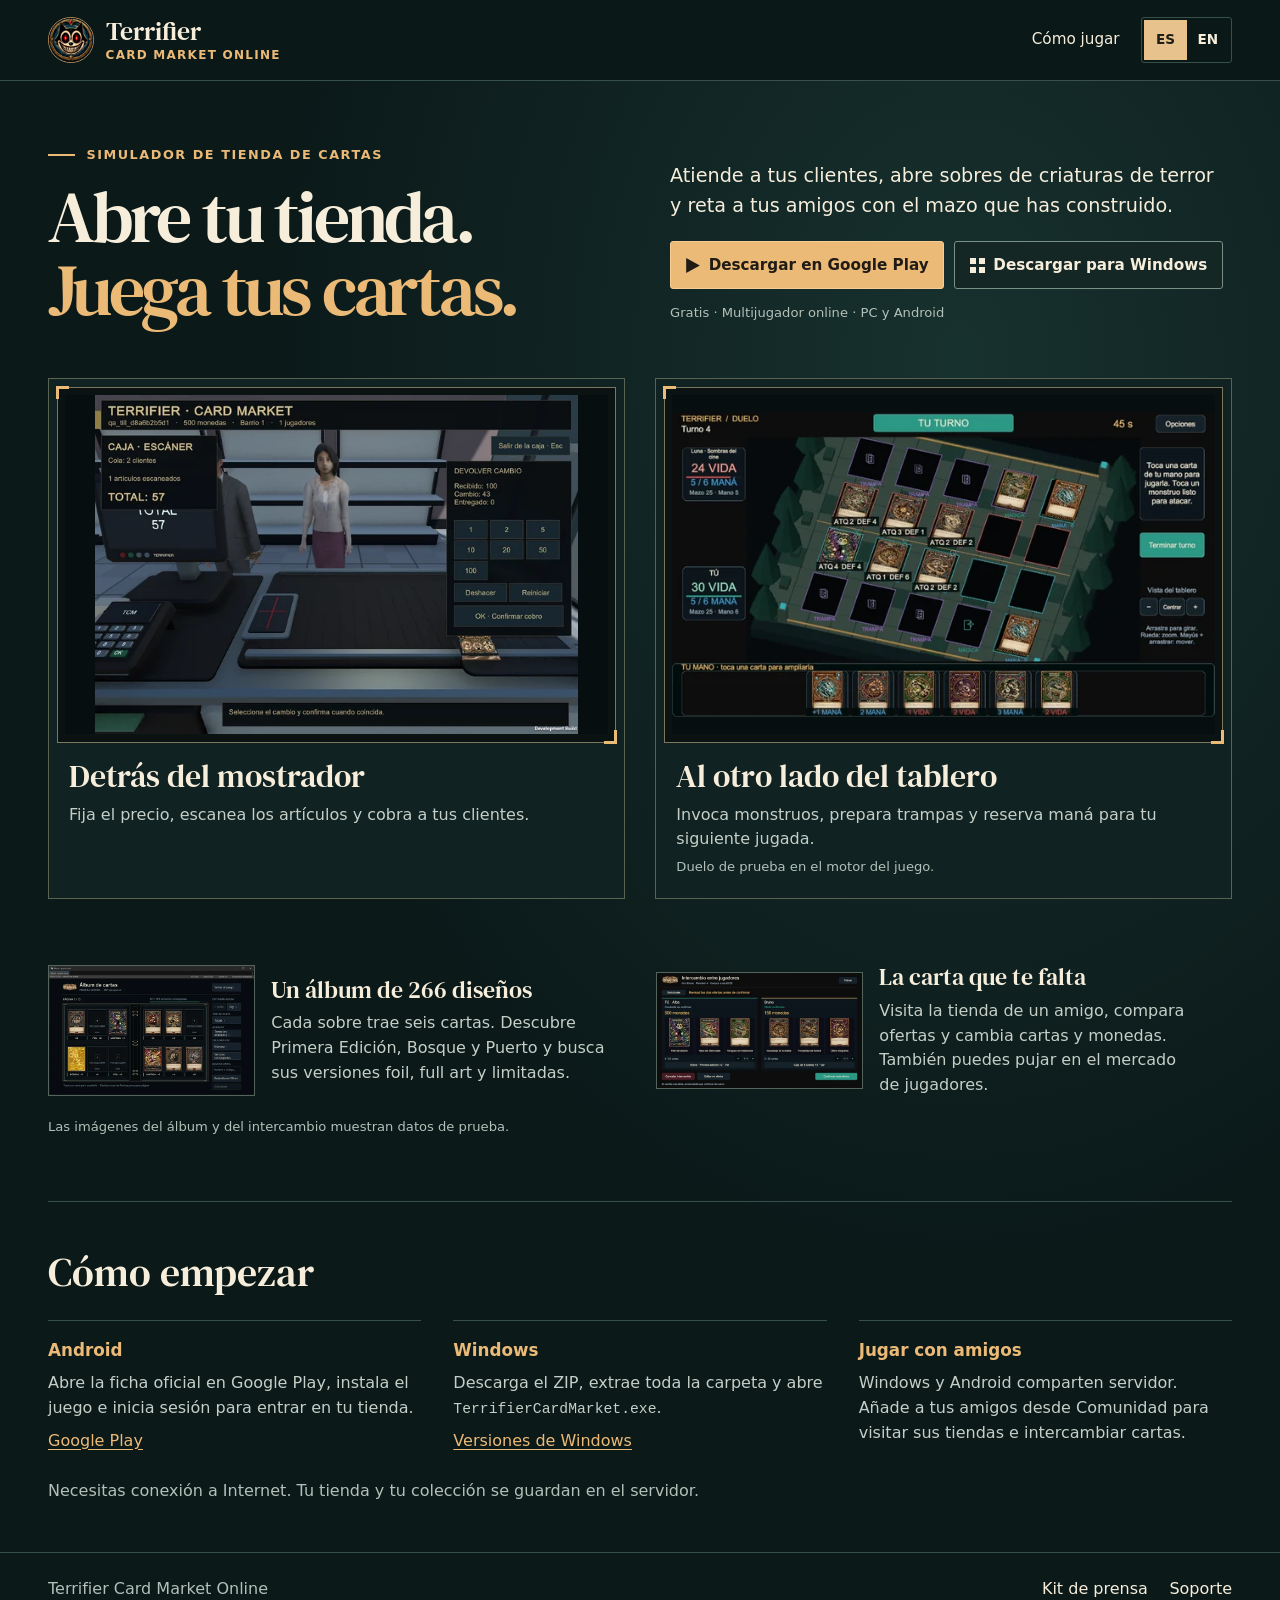
<file: index.html>
<!doctype html>
<html lang="es">
<head>
  <meta charset="utf-8">
  <meta name="google-site-verification" content="1pQ1tf3cRwKlX4bbcEudeVugow4hw8GK8JILyIS10Pk">
  <meta name="viewport" content="width=device-width, initial-scale=1">
  <title>Terrifier Card Market Online</title>
  <link rel="canonical" href="https://gorak182.github.io/terrifier-card-market-downloads/es/">
  <meta http-equiv="refresh" content="0; url=es/">
</head>
<body><p>Terrifier Card Market Online · <a href="es/" lang="es">Español</a> · <a href="en/" lang="en">English</a></p></body>
</html>
</file>
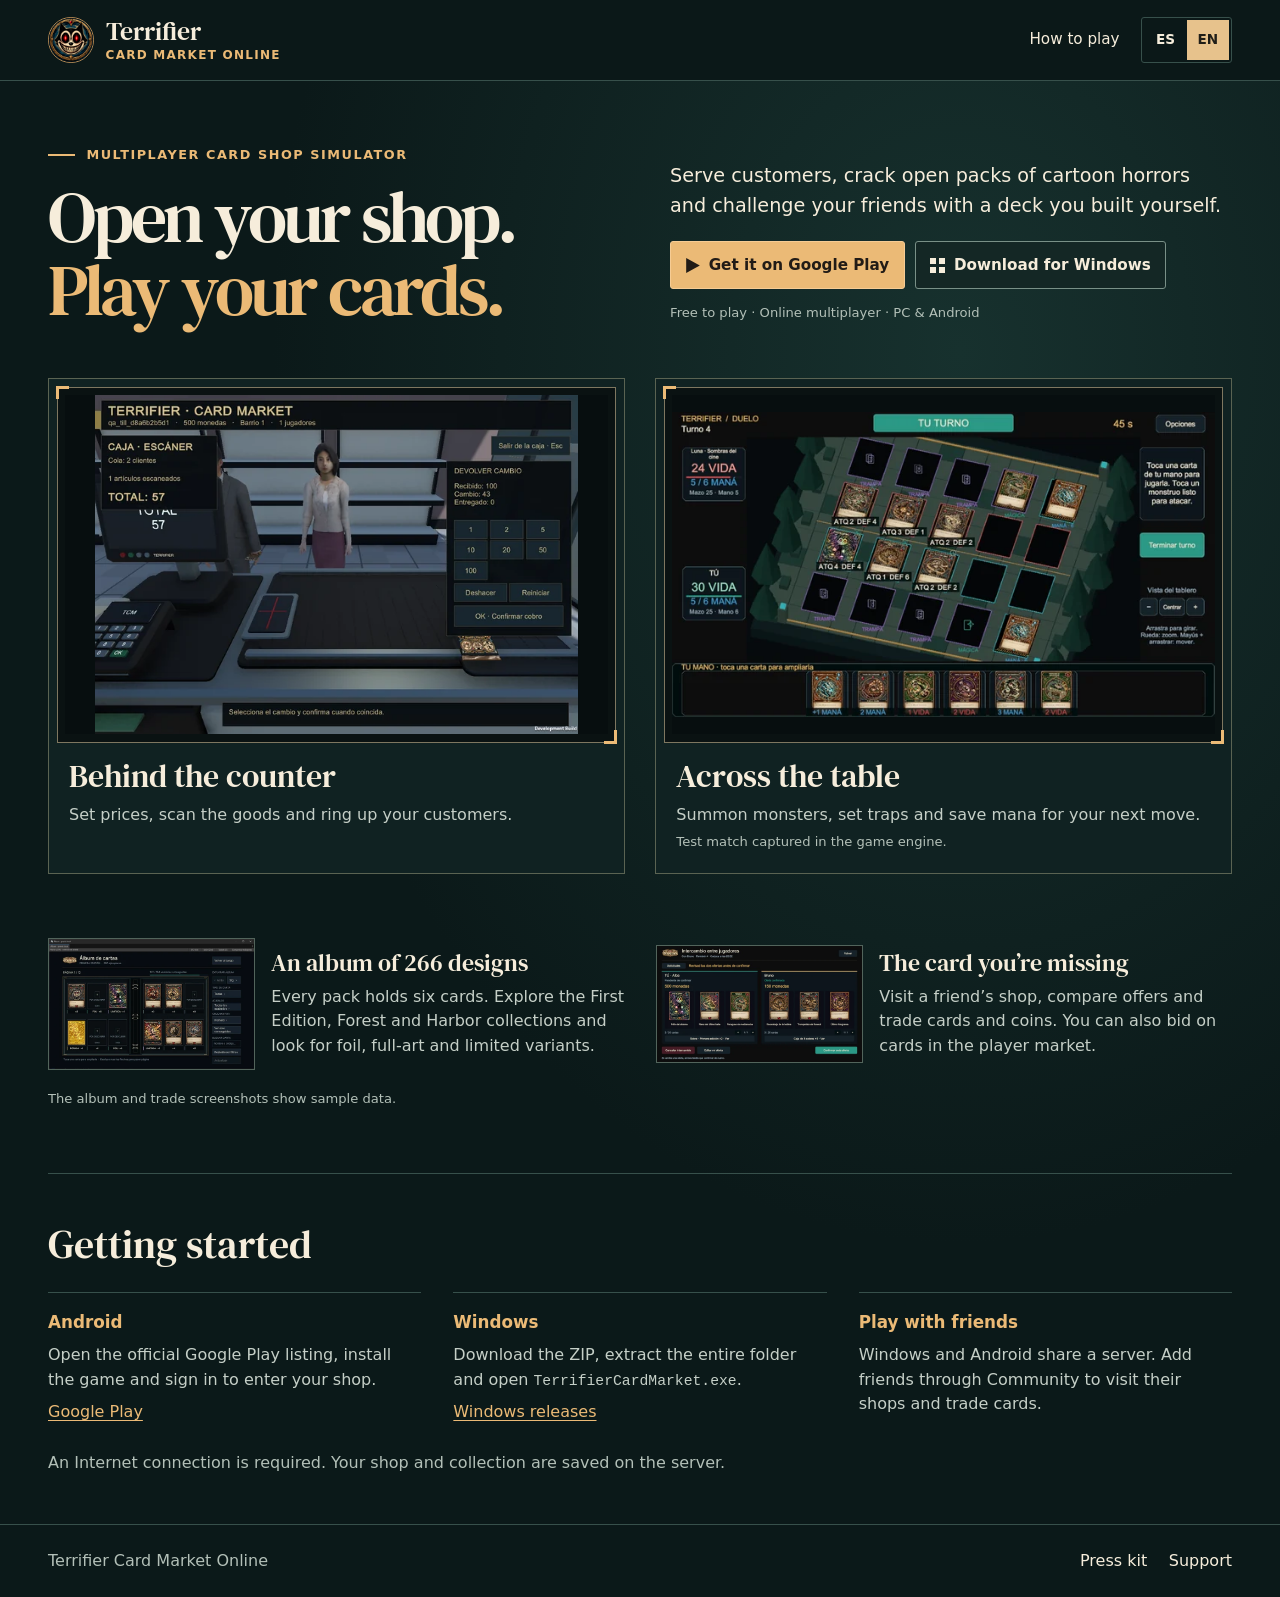
<file: en/index.html>
<!doctype html>
<html lang="en">
<head>
  <meta charset="utf-8">
  <meta name="viewport" content="width=device-width, initial-scale=1">
  <meta name="theme-color" content="#0b1919">
  <title>Terrifier Card Market Online | Card Shop Simulator</title>
  <meta name="description" content="Run a horror card shop, open booster packs and duel your friends. Download Terrifier Card Market Online for free on Windows and Android.">
  <link rel="canonical" href="https://gorak182.github.io/terrifier-card-market-downloads/en/">
  <link rel="alternate" hreflang="es" href="https://gorak182.github.io/terrifier-card-market-downloads/es/">
  <link rel="alternate" hreflang="en" href="https://gorak182.github.io/terrifier-card-market-downloads/en/">
  <link rel="alternate" hreflang="x-default" href="https://gorak182.github.io/terrifier-card-market-downloads/es/">
  <meta property="og:type" content="website">
  <meta property="og:site_name" content="Terrifier Card Market Online">
  <meta property="og:locale" content="en_US">
  <meta property="og:title" content="Terrifier Card Market Online | Card Shop Simulator">
  <meta property="og:description" content="Run a horror card shop, open booster packs and duel your friends. Download Terrifier Card Market Online for free on Windows and Android.">
  <meta property="og:url" content="https://gorak182.github.io/terrifier-card-market-downloads/en/">
  <meta property="og:image" content="https://gorak182.github.io/terrifier-card-market-downloads/media/tienda.png">
  <meta property="og:image:alt" content="A customer waits for her change at the card shop cash register">
  <meta name="twitter:card" content="summary_large_image">
  <link rel="icon" href="../assets/emblem.png" type="image/png">
  <link rel="preload" as="font" type="font/woff2" href="../assets/dm-serif-text-latin.woff2" crossorigin>
  <link rel="stylesheet" href="../assets/site.css">
  <script type="application/ld+json">{"@context":"https://schema.org","@type":"VideoGame","name":"Terrifier Card Market Online","url":"https://gorak182.github.io/terrifier-card-market-downloads/en/","description":"Run a horror card shop, open booster packs and duel your friends. Download Terrifier Card Market Online for free on Windows and Android.","operatingSystem":["Windows","Android"],"gamePlatform":["PC","Android"],"inLanguage":["es","en"],"playMode":"https://schema.org/MultiPlayer","image":["https://gorak182.github.io/terrifier-card-market-downloads/media/tienda.png","https://gorak182.github.io/terrifier-card-market-downloads/media/duelo.png"],"sameAs":["https://play.google.com/store/apps/details?id=com.noxgamestudio.terrifiercardmarket","https://github.com/gorak182/terrifier-card-market-downloads"],"isAccessibleForFree":true}</script>
</head>
<body>
  <a class="skip" href="#main">Skip to content</a>
  <header class="mast">
    <div class="wrap top">
      <a class="brand" href="./" aria-label="Terrifier Card Market Online">
        <img src="../assets/emblem.png" alt="" width="48" height="48">
        <span>Terrifier<small>Card Market Online</small></span>
      </a>
      <nav aria-label="Main navigation"><a class="guide-link" href="#start">How to play</a>
        <span class="langs" role="group" aria-label="Language">
          <a lang="es" hreflang="es" href="../es/" aria-label="Español">ES</a>
          <a lang="en" hreflang="en" href="../en/" aria-label="English" aria-current="page">EN</a>
        </span>
      </nav>
    </div>
  </header>
  <main id="main" class="wrap">
    <section class="intro" aria-labelledby="title">
      <div><p class="genre">Multiplayer card shop simulator</p>
        <h1 id="title">Open your shop.<br><em>Play your cards.</em></h1>
      </div>
      <div class="pitch"><p>Serve customers, crack open packs of cartoon horrors and challenge your friends with a deck you built yourself.</p>
        <div class="actions">
          <a class="button gold" href="https://play.google.com/store/apps/details?id=com.noxgamestudio.terrifiercardmarket"><i class="play-icon" aria-hidden="true"></i>Get it on Google Play</a>
          <a class="button dark" href="https://github.com/gorak182/terrifier-card-market-downloads/releases/latest/download/TerrifierCardMarket-Windows.zip"><i class="windows-icon" aria-hidden="true"></i>Download for Windows</a>
        </div>
        <small>Free to play · Online multiplayer · PC &amp; Android</small>
      </div>
    </section>
    <section class="scenes" aria-label="Gameplay screenshots">
        <figure class="scene">
          <a class="screen" href="../media/tienda.png" aria-label="View full screenshot · Behind the counter">
            <img src="../assets/tienda-1280.webp" srcset="../assets/tienda-640.webp 640w, ../assets/tienda-1280.webp 1280w" sizes="(min-width: 1184px) 560px, (min-width: 720px) 47vw, 94vw" width="1280" height="900" alt="A customer waits for her change at the card shop cash register" fetchpriority="high">
          </a>
          <figcaption><h2>Behind the counter</h2><p>Set prices, scan the goods and ring up your customers.</p></figcaption>
        </figure>
        <figure class="scene">
          <a class="screen" href="../media/duelo.png" aria-label="View full screenshot · Across the table">
            <img src="../assets/duelo-1280.webp" srcset="../assets/duelo-640.webp 640w, ../assets/duelo-1280.webp 1280w" sizes="(min-width: 1184px) 560px, (min-width: 720px) 47vw, 94vw" width="1600" height="900" alt="A test duel showing creatures on the board and playable cards in hand">
          </a>
          <figcaption><h2>Across the table</h2><p>Summon monsters, set traps and save mana for your next move.</p><small>Test match captured in the game engine.</small></figcaption>
        </figure>
    </section>
    <section class="extras" aria-label="Collecting and trading">
      <div class="stories">
        <article><a href="../media/album.jpg" aria-label="View full screenshot · An album of 266 designs"><img width="640" height="403" loading="lazy" src="../assets/album-640.webp" alt="Open album with discovered cards and empty pockets in a sample collection"></a><div><h2>An album of 266 designs</h2><p>Every pack holds six cards. Explore the First Edition, Forest and Harbor collections and look for foil, full-art and limited variants.</p></div></article>
        <article><a href="../media/intercambio.png" aria-label="View full screenshot · The card you’re missing"><img width="640" height="360" loading="lazy" src="../assets/intercambio-640.webp" alt="Two in-game trade trays showing sample card and coin offers"></a><div><h2>The card you’re missing</h2><p>Visit a friend’s shop, compare offers and trade cards and coins. You can also bid on cards in the player market.</p></div></article>
      </div><small>The album and trade screenshots show sample data.</small>
    </section>
    <section id="start" class="start">
      <h2>Getting started</h2><div class="steps">
        <div><h3>Android</h3><p>Open the official Google Play listing, install the game and sign in to enter your shop.</p><a href="https://play.google.com/store/apps/details?id=com.noxgamestudio.terrifiercardmarket">Google Play</a></div>
        <div><h3>Windows</h3><p>Download the ZIP, extract the entire folder and open <code>TerrifierCardMarket.exe</code>.</p><a href="https://github.com/gorak182/terrifier-card-market-downloads/releases/latest">Windows releases</a></div>
        <div><h3>Play with friends</h3><p>Windows and Android share a server. Add friends through Community to visit their shops and trade cards.</p></div>
      </div><p class="req">An Internet connection is required. Your shop and collection are saved on the server.</p>
    </section>
  </main>
  <footer><div class="wrap"><strong>Terrifier Card Market Online</strong>
    <nav aria-label="Resources"><a href="https://github.com/gorak182/terrifier-card-market-downloads/blob/main/PRESS-KIT.md">Press kit</a><a href="https://github.com/gorak182/terrifier-card-market-downloads/issues">Support</a></nav>
  </div></footer>
</body>
</html>
</file>
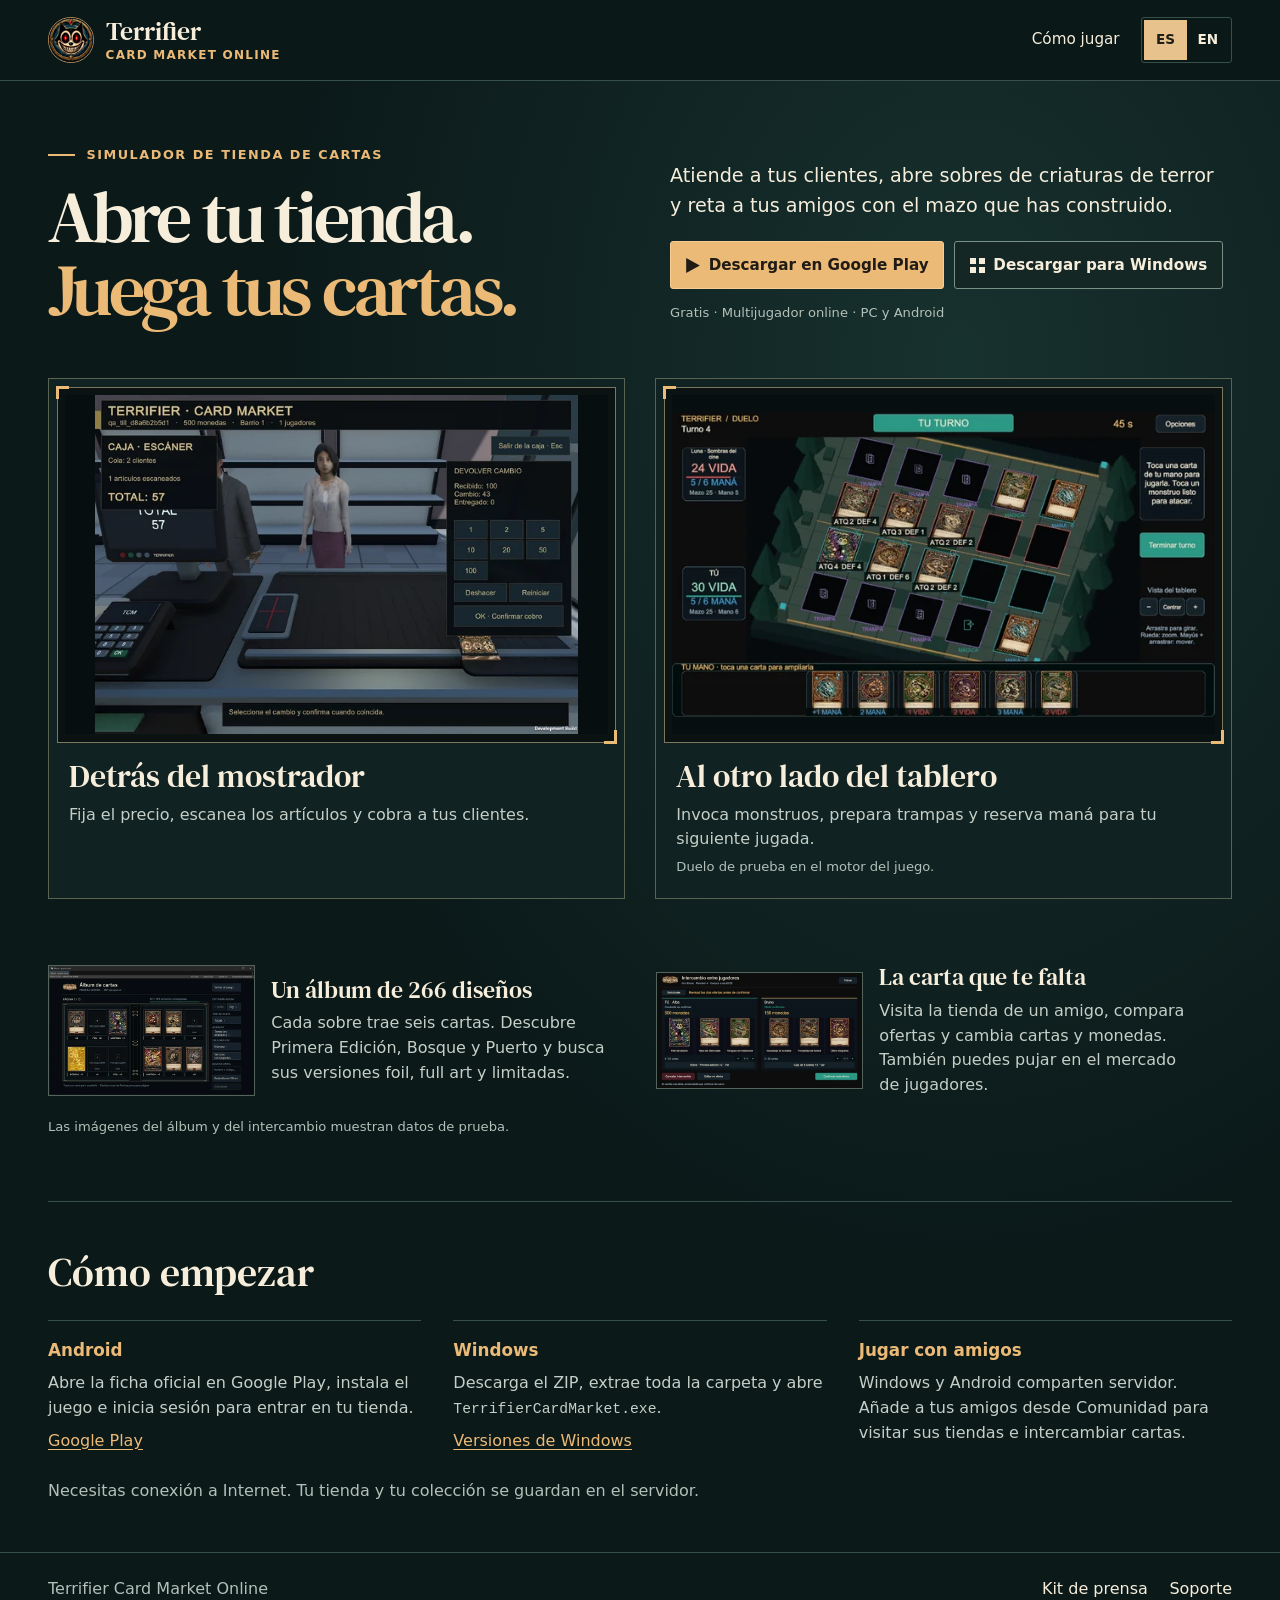
<file: es/index.html>
<!doctype html>
<html lang="es">
<head>
  <meta charset="utf-8">
  <meta name="google-site-verification" content="1pQ1tf3cRwKlX4bbcEudeVugow4hw8GK8JILyIS10Pk">
  <meta name="viewport" content="width=device-width, initial-scale=1">
  <meta name="theme-color" content="#0b1919">
  <title>Terrifier Card Market Online | Simulador de tienda de cartas</title>
  <meta name="description" content="Monta una tienda de cartas de terror, abre sobres y juega duelos con amigos. Descarga Terrifier Card Market Online gratis para Windows y Android.">
  <link rel="canonical" href="https://gorak182.github.io/terrifier-card-market-downloads/es/">
  <link rel="alternate" hreflang="es" href="https://gorak182.github.io/terrifier-card-market-downloads/es/">
  <link rel="alternate" hreflang="en" href="https://gorak182.github.io/terrifier-card-market-downloads/en/">
  <link rel="alternate" hreflang="x-default" href="https://gorak182.github.io/terrifier-card-market-downloads/es/">
  <meta property="og:type" content="website">
  <meta property="og:site_name" content="Terrifier Card Market Online">
  <meta property="og:locale" content="es_ES">
  <meta property="og:title" content="Terrifier Card Market Online | Simulador de tienda de cartas">
  <meta property="og:description" content="Monta una tienda de cartas de terror, abre sobres y juega duelos con amigos. Descarga Terrifier Card Market Online gratis para Windows y Android.">
  <meta property="og:url" content="https://gorak182.github.io/terrifier-card-market-downloads/es/">
  <meta property="og:image" content="https://gorak182.github.io/terrifier-card-market-downloads/media/tienda.png">
  <meta property="og:image:alt" content="Una clienta espera su cambio frente a la caja registradora de la tienda de cartas">
  <meta name="twitter:card" content="summary_large_image">
  <link rel="icon" href="../assets/emblem.png" type="image/png">
  <link rel="preload" as="font" type="font/woff2" href="../assets/dm-serif-text-latin.woff2" crossorigin>
  <link rel="stylesheet" href="../assets/site.css">
  <script type="application/ld+json">{"@context":"https://schema.org","@type":"VideoGame","name":"Terrifier Card Market Online","url":"https://gorak182.github.io/terrifier-card-market-downloads/es/","description":"Monta una tienda de cartas de terror, abre sobres y juega duelos con amigos. Descarga Terrifier Card Market Online gratis para Windows y Android.","operatingSystem":["Windows","Android"],"gamePlatform":["PC","Android"],"inLanguage":["es","en"],"playMode":"https://schema.org/MultiPlayer","image":["https://gorak182.github.io/terrifier-card-market-downloads/media/tienda.png","https://gorak182.github.io/terrifier-card-market-downloads/media/duelo.png"],"sameAs":["https://play.google.com/store/apps/details?id=com.noxgamestudio.terrifiercardmarket","https://github.com/gorak182/terrifier-card-market-downloads"],"isAccessibleForFree":true}</script>
</head>
<body>
  <a class="skip" href="#main">Saltar al contenido</a>
  <header class="mast">
    <div class="wrap top">
      <a class="brand" href="./" aria-label="Terrifier Card Market Online">
        <img src="../assets/emblem.png" alt="" width="48" height="48">
        <span>Terrifier<small>Card Market Online</small></span>
      </a>
      <nav aria-label="Navegación principal"><a class="guide-link" href="#start">Cómo jugar</a>
        <span class="langs" role="group" aria-label="Idioma">
          <a lang="es" hreflang="es" href="../es/" aria-label="Español" aria-current="page">ES</a>
          <a lang="en" hreflang="en" href="../en/" aria-label="English">EN</a>
        </span>
      </nav>
    </div>
  </header>
  <main id="main" class="wrap">
    <section class="intro" aria-labelledby="title">
      <div><p class="genre">Simulador de tienda de cartas</p>
        <h1 id="title">Abre tu tienda.<br><em>Juega tus cartas.</em></h1>
      </div>
      <div class="pitch"><p>Atiende a tus clientes, abre sobres de criaturas de terror y reta a tus amigos con el mazo que has construido.</p>
        <div class="actions">
          <a class="button gold" href="https://play.google.com/store/apps/details?id=com.noxgamestudio.terrifiercardmarket"><i class="play-icon" aria-hidden="true"></i>Descargar en Google Play</a>
          <a class="button dark" href="https://github.com/gorak182/terrifier-card-market-downloads/releases/latest/download/TerrifierCardMarket-Windows.zip"><i class="windows-icon" aria-hidden="true"></i>Descargar para Windows</a>
        </div>
        <small>Gratis · Multijugador online · PC y Android</small>
      </div>
    </section>
    <section class="scenes" aria-label="Capturas del juego">
        <figure class="scene">
          <a class="screen" href="../media/tienda.png" aria-label="Ver captura completa · Detrás del mostrador">
            <img src="../assets/tienda-1280.webp" srcset="../assets/tienda-640.webp 640w, ../assets/tienda-1280.webp 1280w" sizes="(min-width: 1184px) 560px, (min-width: 720px) 47vw, 94vw" width="1280" height="900" alt="Una clienta espera su cambio frente a la caja registradora de la tienda de cartas" fetchpriority="high">
          </a>
          <figcaption><h2>Detrás del mostrador</h2><p>Fija el precio, escanea los artículos y cobra a tus clientes.</p></figcaption>
        </figure>
        <figure class="scene">
          <a class="screen" href="../media/duelo.png" aria-label="Ver captura completa · Al otro lado del tablero">
            <img src="../assets/duelo-1280.webp" srcset="../assets/duelo-640.webp 640w, ../assets/duelo-1280.webp 1280w" sizes="(min-width: 1184px) 560px, (min-width: 720px) 47vw, 94vw" width="1600" height="900" alt="Tablero de un duelo de prueba con criaturas en el campo y cartas en la mano">
          </a>
          <figcaption><h2>Al otro lado del tablero</h2><p>Invoca monstruos, prepara trampas y reserva maná para tu siguiente jugada.</p><small>Duelo de prueba en el motor del juego.</small></figcaption>
        </figure>
    </section>
    <section class="extras" aria-label="Colección e intercambios">
      <div class="stories">
        <article><a href="../media/album.jpg" aria-label="Ver captura completa · Un álbum de 266 diseños"><img width="640" height="403" loading="lazy" src="../assets/album-640.webp" alt="Álbum abierto con cartas descubiertas y huecos por completar en una colección de prueba"></a><div><h2>Un álbum de 266 diseños</h2><p>Cada sobre trae seis cartas. Descubre Primera Edición, Bosque y Puerto y busca sus versiones foil, full art y limitadas.</p></div></article>
        <article><a href="../media/intercambio.png" aria-label="Ver captura completa · La carta que te falta"><img width="640" height="360" loading="lazy" src="../assets/intercambio-640.webp" alt="Dos bandejas de intercambio del juego con cartas y monedas de ejemplo"></a><div><h2>La carta que te falta</h2><p>Visita la tienda de un amigo, compara ofertas y cambia cartas y monedas. También puedes pujar en el mercado de jugadores.</p></div></article>
      </div><small>Las imágenes del álbum y del intercambio muestran datos de prueba.</small>
    </section>
    <section id="start" class="start">
      <h2>Cómo empezar</h2><div class="steps">
        <div><h3>Android</h3><p>Abre la ficha oficial en Google Play, instala el juego e inicia sesión para entrar en tu tienda.</p><a href="https://play.google.com/store/apps/details?id=com.noxgamestudio.terrifiercardmarket">Google Play</a></div>
        <div><h3>Windows</h3><p>Descarga el ZIP, extrae toda la carpeta y abre <code>TerrifierCardMarket.exe</code>.</p><a href="https://github.com/gorak182/terrifier-card-market-downloads/releases/latest">Versiones de Windows</a></div>
        <div><h3>Jugar con amigos</h3><p>Windows y Android comparten servidor. Añade a tus amigos desde Comunidad para visitar sus tiendas e intercambiar cartas.</p></div>
      </div><p class="req">Necesitas conexión a Internet. Tu tienda y tu colección se guardan en el servidor.</p>
    </section>
  </main>
  <footer><div class="wrap"><strong>Terrifier Card Market Online</strong>
    <nav aria-label="Recursos"><a href="https://github.com/gorak182/terrifier-card-market-downloads/blob/main/PRESS-KIT.md">Kit de prensa</a><a href="https://github.com/gorak182/terrifier-card-market-downloads/issues">Soporte</a></nav>
  </div></footer>
</body>
</html>
</file>
<file: assets/site.css>
@font-face {
  font-family: "DM Serif Text";
  src: url("dm-serif-text-latin.woff2") format("woff2");
  font-style: normal;
  font-weight: 400;
  font-display: swap;
}
:root {
  color-scheme: dark;
  --ink: #0b1919;
  --panel: #102222;
  --cream: #f6eddb;
  --muted: #b3c0b8;
  --gold: #ebba76;
  --rule: #37504b;
  --serif: "DM Serif Text", Georgia, serif;
}
* { box-sizing: border-box; }
body {
  margin: 0;
  color: var(--cream);
  background: radial-gradient(ellipse at 75% 22%, #17312e 0, transparent 43rem), var(--ink);
  font: 1rem/1.55 system-ui, "Segoe UI", sans-serif;
}
a { color: var(--gold); text-underline-offset: .2em; }
a:focus-visible { outline: 3px solid #fff3ae; outline-offset: 4px; }
a:hover { text-decoration: underline; }
p, h1, h2, h3, figure { margin: 0; }
h1, h2 { font-family: var(--serif); font-weight: 400; }
p { text-wrap: pretty; }
.wrap { width: min(calc(100% - 3rem), 74rem); margin-inline: auto; }
.skip { position: fixed; z-index: 3; top: .5rem; left: .5rem; padding: .5rem 1rem; background: var(--ink); transform: translateY(-180%); }
.skip:focus { transform: none; }
.mast { border-bottom: 1px solid var(--rule); background: #0b1818; }
.top, footer .wrap { display: flex; justify-content: space-between; align-items: center; gap: 1rem; }
.top { min-height: 5rem; }
.brand { display: flex; gap: .75rem; align-items: center; color: var(--cream); text-decoration: none; }
.brand:hover { text-decoration: none; }
.brand img { width: 2.85rem; height: 2.85rem; border-radius: 50%; border: 1px solid #b48a55; }
.brand span { font: 1.65rem/.95 var(--serif); }
.brand small { display: block; margin-top: .35rem; font: 650 .75rem/1 system-ui, sans-serif; letter-spacing: .105em; text-transform: uppercase; color: var(--gold); }
nav, .langs { display: flex; align-items: center; }
nav { gap: 1.35rem; }
nav a { color: var(--cream); text-decoration: none; }
.guide-link { font-size: .95rem; }
.langs { border: 1px solid var(--rule); border-radius: 3px; padding: 2px; }
.langs a { display: grid; min-width: 2.65rem; min-height: 2.45rem; place-items: center; font-size: .85rem; font-weight: 650; }
.langs [aria-current] { background: #e7c28c; color: #201e18; }
.intro { display: grid; grid-template-columns: 1.05fr 1fr; align-items: end; gap: 2rem; padding: clamp(2.5rem,5vw,4.7rem) 0 clamp(2.3rem,4vw,3.25rem); }
.genre { display: flex; align-items: center; gap: .7rem; color: var(--gold); font-weight: 700; font-size: .8rem; letter-spacing: .12em; text-transform: uppercase; margin-bottom: 1rem; }
.genre::before { content: ""; width: 1.7rem; height: 2px; background: var(--gold); }
h1 { font-size: clamp(2.75rem,5.6vw,5.1rem); line-height: 1.02; letter-spacing: -.045em; }
h1 em { font-style: normal; color: var(--gold); }
.pitch { padding-bottom: .15rem; }
.pitch p { font-size: clamp(1rem,1.6vw,1.2rem); max-width: 35rem; }
.actions { display: flex; flex-wrap: wrap; gap: .65rem; margin: 1.3rem 0 .65rem; }
.button { display: inline-flex; justify-content: center; align-items: center; gap: .55rem; min-height: 3rem; padding: .6rem .9rem; font-size: .95rem; font-weight: 680; text-decoration: none; border-radius: 3px; }
.button.gold { color: #211b16; background: var(--gold); border: 1px solid #f6cc94; }
.button.dark { color: var(--cream); border: 1px solid #799087; background: #142725; }
.button:hover { text-decoration: none; box-shadow: inset 0 0 0 1px currentColor; }
.play-icon { width: .9rem; height: .95rem; background: currentColor; clip-path: polygon(5% 0, 100% 50%, 5% 100%); }
.windows-icon { width: .92rem; height: .92rem; display: inline-block; background: linear-gradient(to bottom, transparent 43%, #142725 43% 57%, transparent 57%),linear-gradient(to right,currentColor 43%,transparent 43% 57%,currentColor 57%); }
small { font-size: .82rem; color: var(--muted); }
.scenes { display: grid; grid-template-columns: repeat(2,minmax(0,1fr)); gap: clamp(1rem,2.4vw,2rem); }
.scene { position: relative; background: var(--panel); border: 1px solid #5a6352; }
.screen { display: block; position: relative; padding: .45rem; margin: .48rem .48rem 0; border: 1px solid #7e7760; background: #0a1212; }
.screen::before, .screen::after { content: ""; position: absolute; width: .65rem; height: .65rem; pointer-events: none; }
.screen::before { top: -2px; left: -2px; border-top: 3px solid var(--gold); border-left: 3px solid var(--gold); }
.screen::after { bottom: -2px; right: -2px; border-bottom: 3px solid var(--gold); border-right: 3px solid var(--gold); }
.screen img { display: block; width: 100%; height: auto; aspect-ratio: 16 / 10; object-fit: contain; background: #070e0f; }
.screen:hover { border-color: var(--gold); }
.scene figcaption { padding: 1.05rem 1.25rem 1.3rem; }
.scene h2 { font-size: clamp(1.5rem,2.5vw,2rem); line-height: 1.1; }
.scene p, .stories p, .steps p { color: #c5cfc7; margin-top: .5rem; }
.scene small { display: block; margin-top: .3rem; }
.extras { padding: clamp(2.4rem,5vw,4rem) 0; border-bottom: 1px solid var(--rule); }
.stories { display: grid; grid-template-columns: repeat(2,minmax(0,1fr)); gap: 2rem; }
.stories article { display: grid; grid-template-columns: minmax(6rem,36%) 1fr; align-items: center; gap: 1rem; }
.stories a { display: block; }
.stories img { display: block; width: 100%; height: auto; border: 1px solid #52645b; }
.stories h2 { font-size: 1.5rem; line-height: 1.15; }
.extras > small { display: block; margin-top: 1.2rem; }
.start { padding: 3rem 0; scroll-margin-top: 1.5rem; }
.start > h2 { font-size: 2.5rem; line-height: 1.1; }
.steps { display: grid; grid-template-columns: repeat(3,minmax(0,1fr)); margin: 1.6rem 0; gap: 2rem; }
.steps div { border-top: 1px solid var(--rule); padding-top: 1rem; }
.steps h3 { font-size: 1.05rem; color: var(--gold); }
.steps a { display: inline-block; margin-top: .5rem; }
code { overflow-wrap: anywhere; font-size: .92em; }
.req { color: var(--muted); }
footer { border-top: 1px solid var(--rule); }
footer .wrap { padding-block: 1.5rem; flex-wrap: wrap; }
footer strong { color: var(--muted); font-weight: 500; }
@media (max-width: 800px) {
  .intro { grid-template-columns: 1fr; gap: 1.15rem; }
  .pitch p { max-width: 44rem; }
  .stories article { grid-template-columns: 1fr; align-content: start; }
}
@media (max-width: 719px) {
  .wrap { width: min(calc(100% - 2rem), 38rem); }
  .top { min-height: 4.35rem; }
  .guide-link { display: none; }
  .intro { padding: 2rem 0; }
  .actions { margin-top: 1rem; }
  .scenes, .steps { grid-template-columns: 1fr; gap: 1.2rem; }
  .stories { grid-template-columns: 1fr; gap: 1.65rem; }
  .stories article { grid-template-columns: minmax(5rem,32%) 1fr; }
  .start { padding: 2.5rem 0; }
}
@media (max-width: 450px) {
  .actions { display: grid; }
  .button { width: 100%; }
  .brand span { font-size: 1.42rem; }
  .brand { gap: .5rem; }
  .top nav { gap: 0; }
}
</file>
